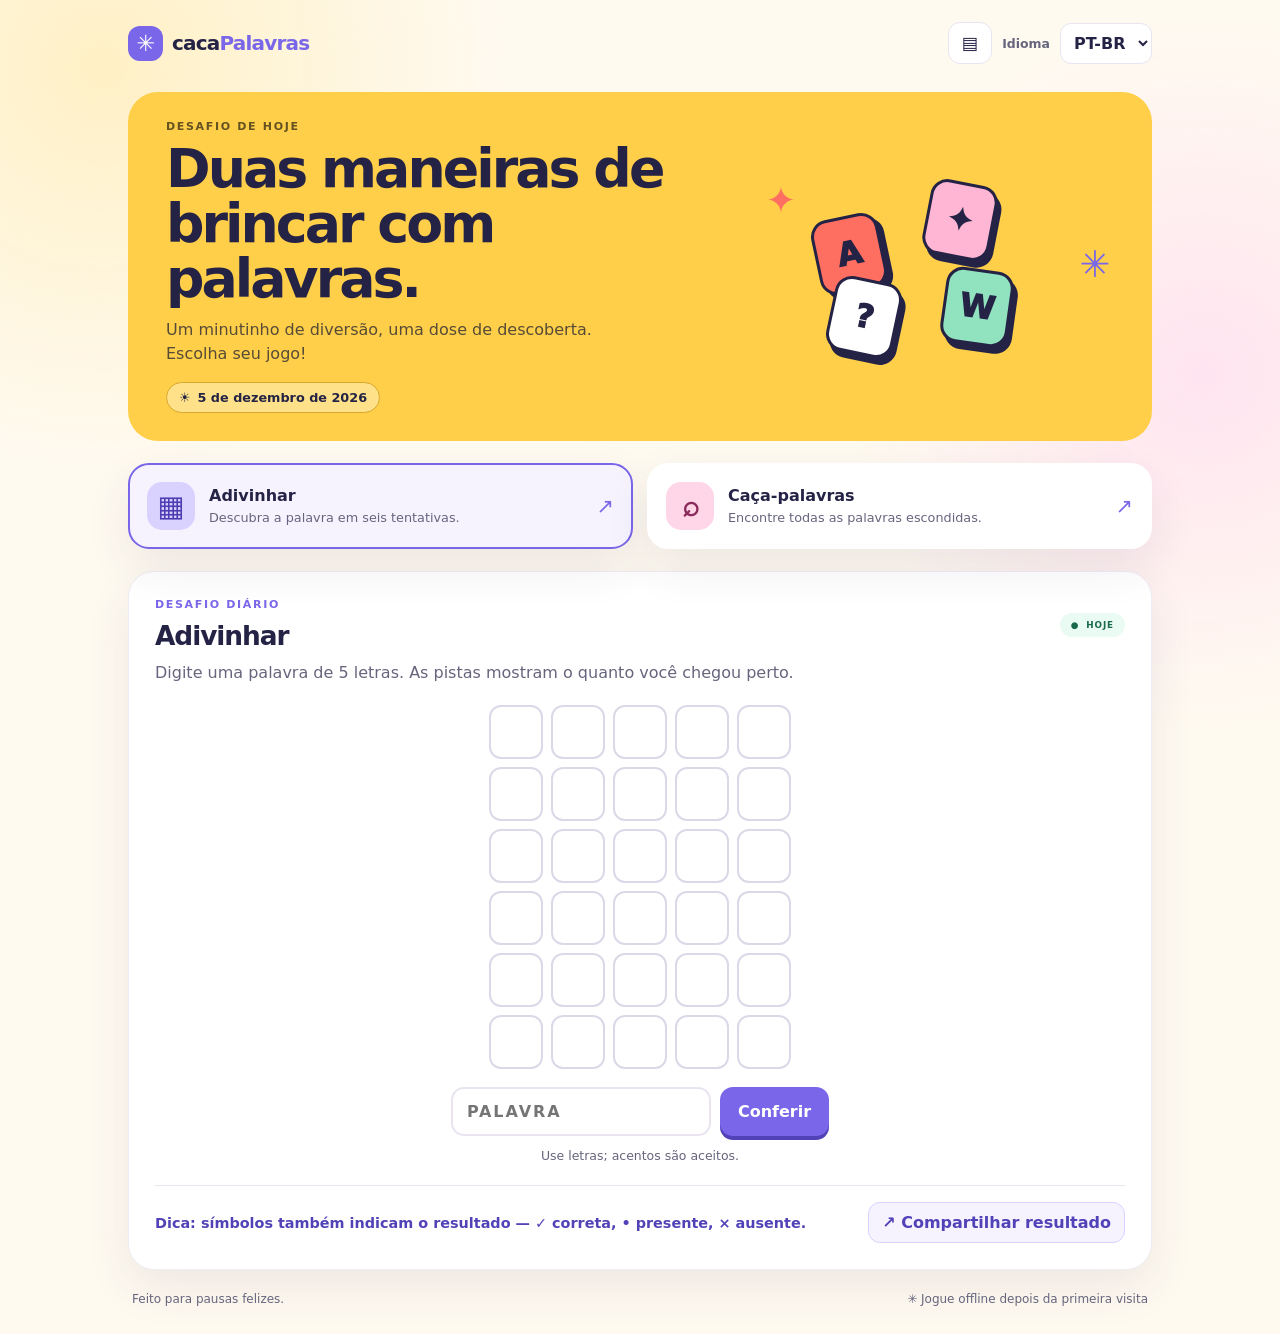
<file: cacaPalavras-mvp/cacaPalavras/index.html>
<!doctype html>
<html lang="pt-BR">
<head>
  <meta charset="utf-8">
  <meta name="viewport" content="width=device-width, initial-scale=1">
  <meta name="theme-color" content="#ffcf4a">
  <meta name="description" content="Dois desafios diários de palavras em um jogo colorido e acessível.">
  <title>cacaPalavras — seu desafio diário</title>
  <link rel="manifest" href="manifest.webmanifest">
  <link rel="stylesheet" href="styles.css">
</head>
<body>
  <div class="page-shell">
    <header class="topbar">
      <a class="brand" href="#" aria-label="cacaPalavras — início">
        <span class="brand-mark" aria-hidden="true">✳</span>
        <span>caca<span class="brand-accent">Palavras</span></span>
      </a>
      <div class="top-actions">
        <button id="stats-toggle" class="icon-button" type="button" aria-expanded="false" aria-controls="stats-panel"><span aria-hidden="true">▤</span><span class="sr-only" data-i18n="stats">Estatísticas</span></button>
        <label class="language-label" for="language-select" data-i18n="language">Idioma</label>
        <select id="language-select" aria-label="Idioma">
          <option value="pt">PT-BR</option><option value="en">EN</option>
        </select>
      </div>
    </header>

    <main>
      <section class="hero">
        <div class="hero-copy">
          <p class="eyebrow" data-i18n="daily">DESAFIO DE HOJE</p>
          <h1 data-i18n="headline">Duas maneiras de brincar com palavras.</h1>
          <p class="hero-subtitle" data-i18n="subtitle">Um minutinho de diversão, uma dose de descoberta. Escolha seu jogo!</p>
          <div class="date-chip"><span aria-hidden="true">☀</span> <span id="today-label"></span></div>
        </div>
        <div class="hero-art" aria-hidden="true">
          <span class="float-tile tile-one">A</span><span class="float-tile tile-two">✦</span>
          <span class="float-tile tile-three">W</span><span class="float-tile tile-four">?</span>
          <span class="art-spark spark-one">✳</span><span class="art-spark spark-two">✦</span>
        </div>
      </section>

      <section class="mode-picker" aria-label="Escolha um modo de jogo">
        <button class="mode-card active" id="mode-guess" data-mode="guess" type="button" aria-pressed="true">
          <span class="mode-icon guess-icon" aria-hidden="true">▦</span>
          <span class="mode-copy"><strong data-i18n="guessTitle">Adivinhar</strong><small data-i18n="guessDesc">Descubra a palavra em seis tentativas.</small></span>
          <span class="mode-arrow" aria-hidden="true">↗</span>
        </button>
        <button class="mode-card" id="mode-search" data-mode="search" type="button" aria-pressed="false">
          <span class="mode-icon search-icon" aria-hidden="true">⌕</span>
          <span class="mode-copy"><strong data-i18n="searchTitle">Caça-palavras</strong><small data-i18n="searchDesc">Encontre todas as palavras escondidas.</small></span>
          <span class="mode-arrow" aria-hidden="true">↗</span>
        </button>
      </section>

      <section class="game-panel" aria-labelledby="game-title">
        <div class="game-heading">
          <div><p class="eyebrow" data-i18n="dailyChallenge">DESAFIO DIÁRIO</p><h2 id="game-title" data-i18n="guessTitle">Adivinhar</h2></div>
          <span class="daily-pill"><span aria-hidden="true">●</span> <span data-i18n="today">HOJE</span></span>
        </div>
        <p id="game-instructions" class="game-instructions" data-i18n="guessInstructions">Digite uma palavra de 5 letras. As pistas mostram o quanto você chegou perto.</p>

        <div id="guess-view">
          <div id="guess-board" class="guess-board" role="group" aria-label="Tabuleiro de tentativas"></div>
          <form id="guess-form" class="guess-form" autocomplete="off">
            <label class="sr-only" for="guess-input" data-i18n="yourGuess">Sua tentativa</label>
            <input id="guess-input" maxlength="5" minlength="5" pattern="[A-Za-zÀ-ÿ]{5}" autocapitalize="characters" spellcheck="false" placeholder="PALAVRA" aria-describedby="guess-help">
            <button class="primary-button" type="submit" data-i18n="check">Conferir</button>
          </form>
          <p id="guess-help" class="helper-text" data-i18n="guessHelp">Use letras; acentos são aceitos.</p>
        </div>

        <div id="search-view" hidden>
          <div class="word-list-wrap"><p class="list-label" data-i18n="findThese">ENCONTRE ESTAS PALAVRAS</p><ul id="target-list" class="target-list"></ul></div>
          <div id="word-grid" class="word-grid" role="group" aria-label="Grade de caça-palavras"></div>
          <p class="helper-text" data-i18n="searchHelp">Toque na primeira e na última letra da palavra, em linha reta.</p>
        </div>
        <div class="game-footer">
          <p id="game-message" role="status" aria-live="polite" class="game-message"></p>
          <button id="share-button" type="button" class="share-button"><span aria-hidden="true">↗</span> <span data-i18n="share">Compartilhar resultado</span></button>
        </div>
      </section>

      <section id="stats-panel" class="stats-panel" hidden>
        <div class="section-heading"><div><p class="eyebrow" data-i18n="yourJourney">SUA JORNADA</p><h2 data-i18n="stats">Estatísticas</h2></div><button id="stats-close" class="close-button" type="button" data-i18n="close">Fechar</button></div>
        <div class="stats-grid">
          <div class="stat-card"><strong id="stat-played">0</strong><span data-i18n="played">Jogos</span></div>
          <div class="stat-card"><strong id="stat-won">0</strong><span data-i18n="won">Vitórias</span></div>
          <div class="stat-card"><strong id="stat-rate">0%</strong><span data-i18n="winRate">Taxa de vitória</span></div>
          <div class="stat-card"><strong id="stat-streak">0</strong><span data-i18n="streak">Sequência atual</span></div>
        </div>
      </section>
    </main>
    <footer class="footer"><span data-i18n="footer">Feito para pausas felizes.</span><span>✳ <span data-i18n="offlineReady">Jogue offline depois da primeira visita</span></span></footer>
  </div>
  <script src="app.js" defer></script>
</body>
</html>
</file>
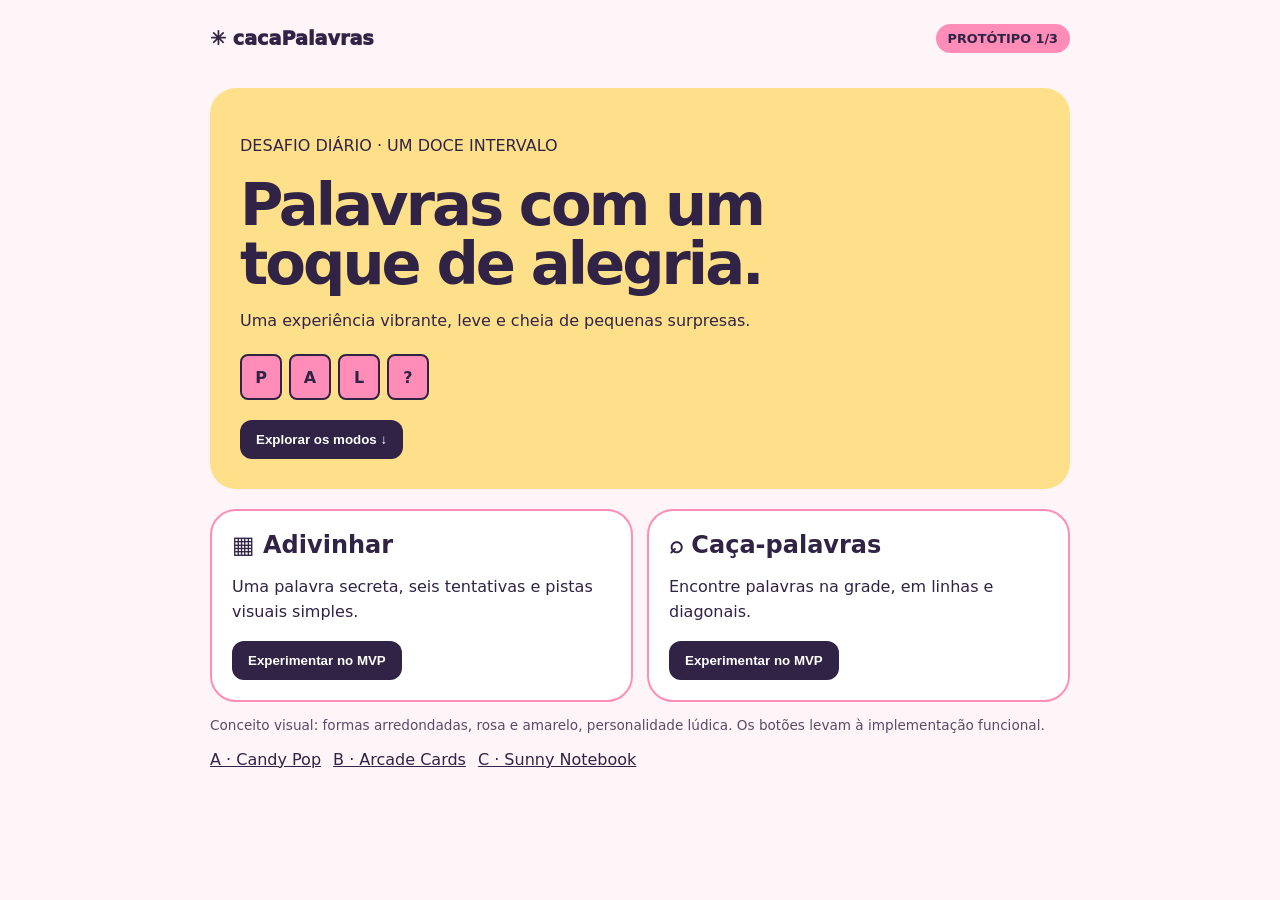
<file: cacaPalavras-mvp/cacaPalavras/prototypes/prototype-a.html>
<!doctype html>
<html lang="pt-BR"><head><meta charset="utf-8"><meta name="viewport" content="width=device-width,initial-scale=1"><title>Candy Pop — cacaPalavras</title><style>
*{box-sizing:border-box}body{margin:0;font-family:system-ui,sans-serif;background:#fff4f8;color:#302345;min-height:100vh;padding:24px}main{max-width:860px;margin:auto}header{display:flex;justify-content:space-between;align-items:center;gap:12px}a{color:inherit}.brand{font-weight:950;font-size:1.2rem;text-decoration:none}.badge{border-radius:30px;padding:7px 12px;background:#ff8db8;font-weight:800;font-size:.8rem}.hero{margin:35px 0 20px;padding:30px;border-radius:26px;background:#ffe08a;position:relative;overflow:hidden}h1{font-size:clamp(2rem,6vw,3.7rem);line-height:1;letter-spacing:-.05em;margin:8px 0 12px;max-width:600px}p{line-height:1.55}.modes{display:grid;grid-template-columns:1fr 1fr;gap:14px}.card{padding:20px;border-radius:26px;background:#ffffff;border:2px solid #ff8db8;min-height:145px}.card h2{margin:0 0 8px}.tiles{display:flex;gap:7px;margin:20px 0}.tile{width:42px;height:46px;display:grid;place-items:center;border-radius:8px;background:#ff8db8;font-weight:900;border:2px solid #302345}button{border:0;border-radius:12px;padding:12px 16px;background:#302345;color:white;font-weight:900;cursor:pointer}.nav{display:flex;gap:12px;flex-wrap:wrap}.note{font-size:.85rem;opacity:.8}@media(max-width:600px){body{padding:14px}.modes{grid-template-columns:1fr}.hero{padding:22px}}
</style></head><body><main><header><a class="brand" href="../index.html">✳ cacaPalavras</a><span class="badge">PROTÓTIPO 1/3</span></header><section class="hero"><p>DESAFIO DIÁRIO · UM DOCE INTERVALO</p><h1>Palavras com um toque de alegria.</h1><p>Uma experiência vibrante, leve e cheia de pequenas surpresas.</p><div class="tiles" aria-label="Exemplo de letras"><span class="tile">P</span><span class="tile">A</span><span class="tile">L</span><span class="tile">?</span></div><button onclick="document.querySelector('#choices').scrollIntoView({behavior:'smooth'})">Explorar os modos ↓</button></section><section id="choices" class="modes"><article class="card"><h2>▦ Adivinhar</h2><p>Uma palavra secreta, seis tentativas e pistas visuais simples.</p><button onclick="location.href='../index.html'">Experimentar no MVP</button></article><article class="card"><h2>⌕ Caça-palavras</h2><p>Encontre palavras na grade, em linhas e diagonais.</p><button onclick="location.href='../index.html'">Experimentar no MVP</button></article></section><p class="note">Conceito visual: formas arredondadas, rosa e amarelo, personalidade lúdica. Os botões levam à implementação funcional.</p><nav class="nav"><a href="prototype-a.html">A · Candy Pop</a><a href="prototype-b.html">B · Arcade Cards</a><a href="prototype-c.html">C · Sunny Notebook</a></nav></main></body></html>
</file>
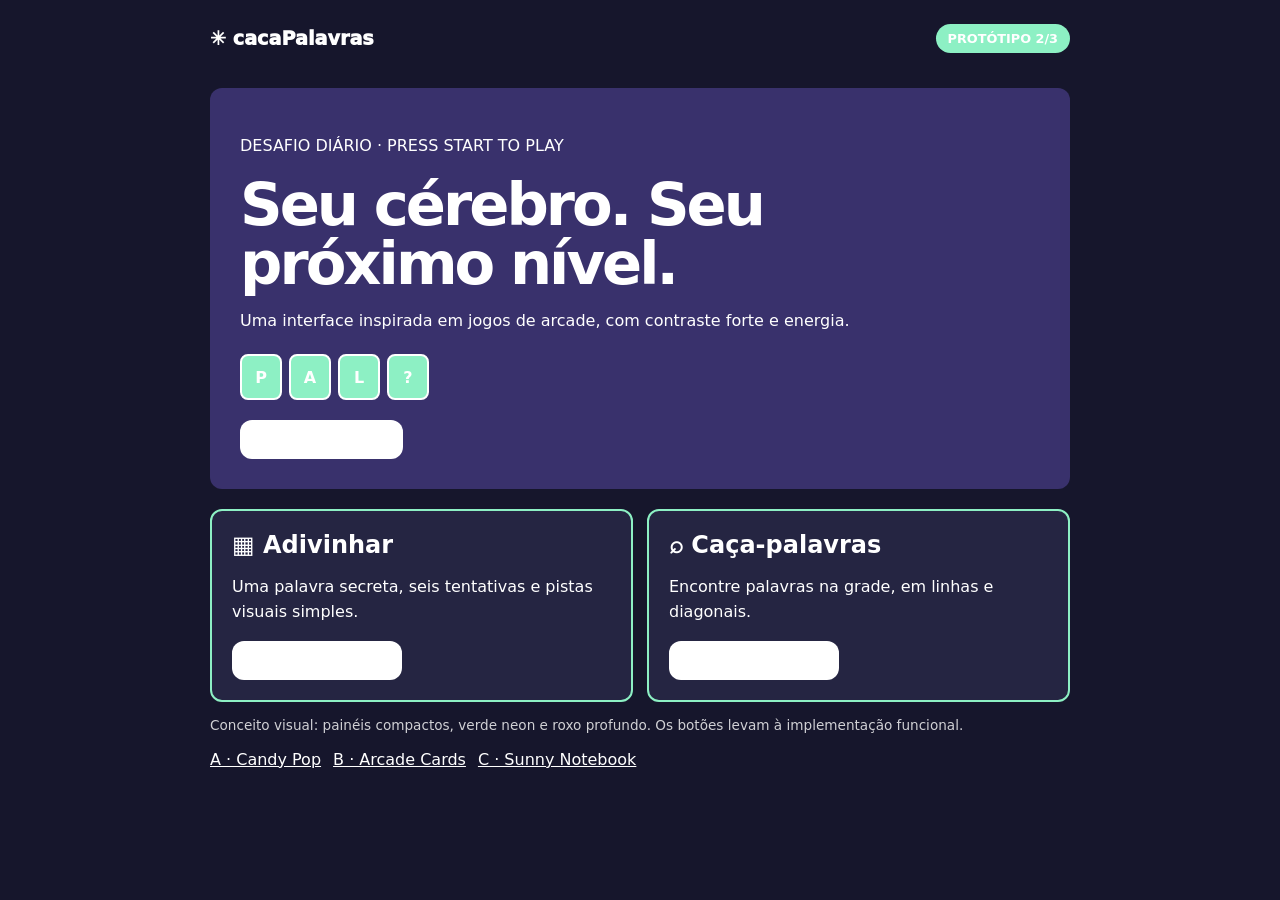
<file: cacaPalavras-mvp/cacaPalavras/prototypes/prototype-b.html>
<!doctype html>
<html lang="pt-BR"><head><meta charset="utf-8"><meta name="viewport" content="width=device-width,initial-scale=1"><title>Arcade Cards — cacaPalavras</title><style>
*{box-sizing:border-box}body{margin:0;font-family:system-ui,sans-serif;background:#16162c;color:#ffffff;min-height:100vh;padding:24px}main{max-width:860px;margin:auto}header{display:flex;justify-content:space-between;align-items:center;gap:12px}a{color:inherit}.brand{font-weight:950;font-size:1.2rem;text-decoration:none}.badge{border-radius:30px;padding:7px 12px;background:#8df0c4;font-weight:800;font-size:.8rem}.hero{margin:35px 0 20px;padding:30px;border-radius:12px;background:#39316c;position:relative;overflow:hidden}h1{font-size:clamp(2rem,6vw,3.7rem);line-height:1;letter-spacing:-.05em;margin:8px 0 12px;max-width:600px}p{line-height:1.55}.modes{display:grid;grid-template-columns:1fr 1fr;gap:14px}.card{padding:20px;border-radius:12px;background:#252542;border:2px solid #8df0c4;min-height:145px}.card h2{margin:0 0 8px}.tiles{display:flex;gap:7px;margin:20px 0}.tile{width:42px;height:46px;display:grid;place-items:center;border-radius:8px;background:#8df0c4;font-weight:900;border:2px solid #ffffff}button{border:0;border-radius:12px;padding:12px 16px;background:#ffffff;color:white;font-weight:900;cursor:pointer}.nav{display:flex;gap:12px;flex-wrap:wrap}.note{font-size:.85rem;opacity:.8}@media(max-width:600px){body{padding:14px}.modes{grid-template-columns:1fr}.hero{padding:22px}}
</style></head><body><main><header><a class="brand" href="../index.html">✳ cacaPalavras</a><span class="badge">PROTÓTIPO 2/3</span></header><section class="hero"><p>DESAFIO DIÁRIO · PRESS START TO PLAY</p><h1>Seu cérebro. Seu próximo nível.</h1><p>Uma interface inspirada em jogos de arcade, com contraste forte e energia.</p><div class="tiles" aria-label="Exemplo de letras"><span class="tile">P</span><span class="tile">A</span><span class="tile">L</span><span class="tile">?</span></div><button onclick="document.querySelector('#choices').scrollIntoView({behavior:'smooth'})">Explorar os modos ↓</button></section><section id="choices" class="modes"><article class="card"><h2>▦ Adivinhar</h2><p>Uma palavra secreta, seis tentativas e pistas visuais simples.</p><button onclick="location.href='../index.html'">Experimentar no MVP</button></article><article class="card"><h2>⌕ Caça-palavras</h2><p>Encontre palavras na grade, em linhas e diagonais.</p><button onclick="location.href='../index.html'">Experimentar no MVP</button></article></section><p class="note">Conceito visual: painéis compactos, verde neon e roxo profundo. Os botões levam à implementação funcional.</p><nav class="nav"><a href="prototype-a.html">A · Candy Pop</a><a href="prototype-b.html">B · Arcade Cards</a><a href="prototype-c.html">C · Sunny Notebook</a></nav></main></body></html>
</file>
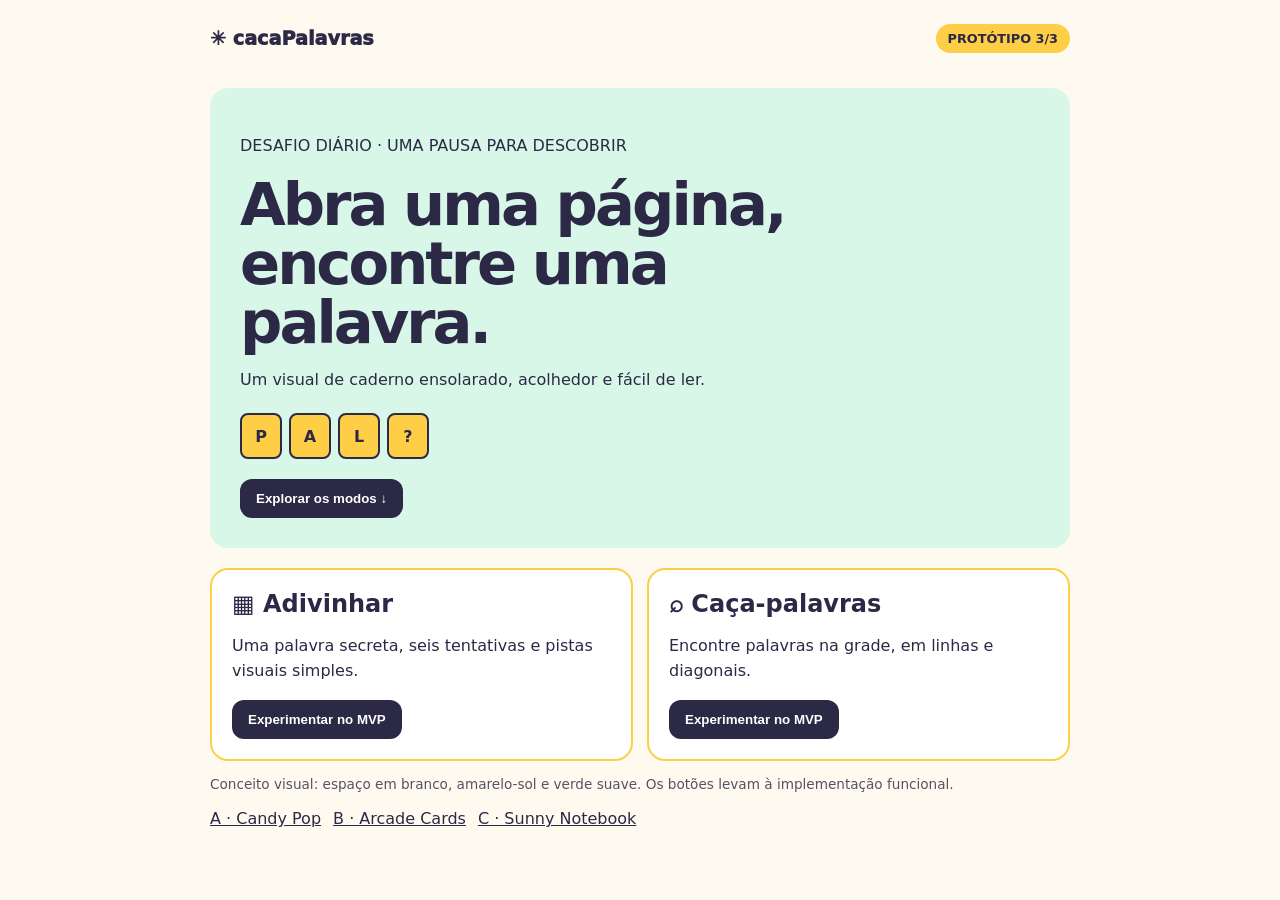
<file: cacaPalavras-mvp/cacaPalavras/prototypes/prototype-c.html>
<!doctype html>
<html lang="pt-BR"><head><meta charset="utf-8"><meta name="viewport" content="width=device-width,initial-scale=1"><title>Sunny Notebook — cacaPalavras</title><style>
*{box-sizing:border-box}body{margin:0;font-family:system-ui,sans-serif;background:#fffaf0;color:#2b2946;min-height:100vh;padding:24px}main{max-width:860px;margin:auto}header{display:flex;justify-content:space-between;align-items:center;gap:12px}a{color:inherit}.brand{font-weight:950;font-size:1.2rem;text-decoration:none}.badge{border-radius:30px;padding:7px 12px;background:#ffce47;font-weight:800;font-size:.8rem}.hero{margin:35px 0 20px;padding:30px;border-radius:18px;background:#d9f7e8;position:relative;overflow:hidden}h1{font-size:clamp(2rem,6vw,3.7rem);line-height:1;letter-spacing:-.05em;margin:8px 0 12px;max-width:600px}p{line-height:1.55}.modes{display:grid;grid-template-columns:1fr 1fr;gap:14px}.card{padding:20px;border-radius:18px;background:#ffffff;border:2px solid #ffce47;min-height:145px}.card h2{margin:0 0 8px}.tiles{display:flex;gap:7px;margin:20px 0}.tile{width:42px;height:46px;display:grid;place-items:center;border-radius:8px;background:#ffce47;font-weight:900;border:2px solid #2b2946}button{border:0;border-radius:12px;padding:12px 16px;background:#2b2946;color:white;font-weight:900;cursor:pointer}.nav{display:flex;gap:12px;flex-wrap:wrap}.note{font-size:.85rem;opacity:.8}@media(max-width:600px){body{padding:14px}.modes{grid-template-columns:1fr}.hero{padding:22px}}
</style></head><body><main><header><a class="brand" href="../index.html">✳ cacaPalavras</a><span class="badge">PROTÓTIPO 3/3</span></header><section class="hero"><p>DESAFIO DIÁRIO · UMA PAUSA PARA DESCOBRIR</p><h1>Abra uma página, encontre uma palavra.</h1><p>Um visual de caderno ensolarado, acolhedor e fácil de ler.</p><div class="tiles" aria-label="Exemplo de letras"><span class="tile">P</span><span class="tile">A</span><span class="tile">L</span><span class="tile">?</span></div><button onclick="document.querySelector('#choices').scrollIntoView({behavior:'smooth'})">Explorar os modos ↓</button></section><section id="choices" class="modes"><article class="card"><h2>▦ Adivinhar</h2><p>Uma palavra secreta, seis tentativas e pistas visuais simples.</p><button onclick="location.href='../index.html'">Experimentar no MVP</button></article><article class="card"><h2>⌕ Caça-palavras</h2><p>Encontre palavras na grade, em linhas e diagonais.</p><button onclick="location.href='../index.html'">Experimentar no MVP</button></article></section><p class="note">Conceito visual: espaço em branco, amarelo-sol e verde suave. Os botões levam à implementação funcional.</p><nav class="nav"><a href="prototype-a.html">A · Candy Pop</a><a href="prototype-b.html">B · Arcade Cards</a><a href="prototype-c.html">C · Sunny Notebook</a></nav></main></body></html>
</file>
<file: cacaPalavras-mvp/cacaPalavras/styles.css>
@import url('data:text/css,');
:root{--ink:#252345;--muted:#66657d;--cream:#fffaf0;--paper:#fff;--yellow:#ffcf4a;--coral:#ff6f61;--pink:#ffb6d5;--mint:#91e3c0;--purple:#7966e8;--line:#e9e4f0;--shadow:0 18px 45px rgba(55,43,100,.09);font-family:ui-rounded,"Trebuchet MS",system-ui,-apple-system,sans-serif;color:var(--ink);background:var(--cream)}
*{box-sizing:border-box}body{margin:0;min-height:100vh;background:radial-gradient(circle at 8% 5%,#fff0c5 0,transparent 25rem),radial-gradient(circle at 94% 28%,#ffe4f0 0,transparent 22rem),var(--cream)}button,input,select{font:inherit}button{cursor:pointer}.page-shell{max-width:1080px;margin:0 auto;padding:22px 28px 28px}.topbar{display:flex;align-items:center;justify-content:space-between;gap:16px}.brand{display:flex;align-items:center;gap:9px;color:var(--ink);font-size:1.25rem;font-weight:900;letter-spacing:-.04em;text-decoration:none}.brand-mark{display:grid;place-items:center;width:35px;height:35px;border-radius:12px;background:var(--purple);color:white;font-size:1.4rem}.brand-accent{color:var(--purple)}.top-actions{display:flex;align-items:center;gap:10px}.icon-button,.close-button{border:1px solid var(--line);background:white;color:var(--ink);border-radius:12px;padding:10px 13px;font-weight:800}.icon-button{font-size:1.1rem}.language-label{font-size:.78rem;color:var(--muted);font-weight:700}.top-actions select{border:1px solid var(--line);border-radius:11px;background:#fff;padding:9px;color:var(--ink);font-weight:800}.hero{display:grid;grid-template-columns:1.25fr .75fr;align-items:center;min-height:235px;margin:28px 0 22px;padding:28px 38px;border-radius:30px;background:var(--yellow);overflow:hidden;position:relative}.eyebrow{font-size:.69rem;font-weight:900;letter-spacing:.15em;color:#655221;margin:0 0 9px}.hero h1{font-size:clamp(2rem,4.2vw,3.4rem);line-height:1.02;letter-spacing:-.055em;max-width:580px;margin:0 0 12px}.hero-subtitle{max-width:480px;color:#574b36;line-height:1.5;margin:0 0 16px}.date-chip{display:inline-flex;align-items:center;gap:7px;border:1px solid #d6a82c;background:#ffe18a;border-radius:30px;padding:7px 12px;font-size:.8rem;font-weight:800}.hero-art{height:180px;position:relative}.float-tile{position:absolute;display:grid;place-items:center;width:68px;height:76px;border:3px solid var(--ink);border-radius:17px;box-shadow:5px 6px 0 var(--ink);font-size:2rem;font-weight:1000;transform:rotate(-12deg)}.tile-one{left:16%;top:22%;background:var(--coral)}.tile-two{left:47%;top:3%;background:var(--pink);transform:rotate(11deg)}.tile-three{left:52%;top:51%;background:var(--mint);transform:rotate(8deg)}.tile-four{left:20%;top:57%;background:#fff;transform:rotate(12deg)}.art-spark{position:absolute;font-size:2.3rem;color:var(--purple)}.spark-one{right:1%;top:37%}.spark-two{left:2%;top:1%;color:var(--coral)}.mode-picker{display:grid;grid-template-columns:1fr 1fr;gap:14px;margin-bottom:22px}.mode-card{display:flex;align-items:center;gap:14px;text-align:left;padding:17px;border:2px solid transparent;border-radius:21px;background:#fff;box-shadow:var(--shadow);color:var(--ink);transition:transform .15s,border-color .15s}.mode-card:hover{transform:translateY(-2px)}.mode-card.active{border-color:var(--purple);background:#f6f3ff}.mode-icon{display:grid;place-items:center;flex:0 0 48px;height:48px;border-radius:15px;font-size:1.8rem;font-weight:900}.guess-icon{background:#d9d2ff;color:#4c3db2}.search-icon{background:#ffd6e8;color:#8b2b5b}.mode-copy{display:grid;gap:4px;flex:1}.mode-copy strong{font-size:1rem}.mode-copy small{color:var(--muted);font-size:.8rem;line-height:1.35}.mode-arrow{font-size:1.3rem;color:var(--purple)}.game-panel,.stats-panel{padding:26px;border-radius:26px;background:#fff;box-shadow:var(--shadow);border:1px solid #f0ebf4}.game-heading,.section-heading{display:flex;align-items:center;justify-content:space-between;gap:14px}.game-heading h2,.section-heading h2{margin:0;font-size:1.65rem;letter-spacing:-.04em}.game-heading .eyebrow,.section-heading .eyebrow{color:var(--purple)}.daily-pill{display:inline-flex;align-items:center;gap:7px;background:#e9fbf2;color:#17684c;padding:7px 11px;border-radius:30px;font-size:.7rem;font-weight:900;letter-spacing:.08em}.daily-pill span{font-size:.55rem}.game-instructions{color:var(--muted);margin:10px 0 20px;line-height:1.5}.guess-board{display:grid;grid-template-columns:repeat(5, minmax(42px,54px));gap:8px;justify-content:center;margin:20px auto 18px}.guess-tile{aspect-ratio:1;display:grid;place-items:center;border:2px solid #ddd8e8;border-radius:12px;background:#fff;font-weight:900;font-size:1.4rem;text-transform:uppercase}.guess-tile.filled{border-color:#aaa0c9}.guess-tile.correct{background:#62c99b;border-color:#62c99b;color:#163c2b}.guess-tile.present{background:#ffcf4a;border-color:#ffcf4a;color:#463716}.guess-tile.absent{background:#aaa8b7;border-color:#aaa8b7;color:#fff}.tile-symbol{font-size:.55rem;line-height:1;margin-top:-3px}.guess-form{display:flex;gap:9px;justify-content:center}.guess-form input{width:min(260px,60%);border:2px solid var(--line);border-radius:13px;padding:13px 14px;font-weight:900;letter-spacing:.12em;text-transform:uppercase;outline-offset:3px}.primary-button{border:0;border-radius:13px;background:var(--purple);color:white;padding:12px 18px;font-weight:900;box-shadow:0 4px 0 #5142b7}.primary-button:hover{background:#6754d4}.helper-text{font-size:.78rem;color:var(--muted);text-align:center;margin:12px 0 0}.game-footer{display:flex;justify-content:space-between;align-items:center;gap:12px;border-top:1px solid var(--line);margin-top:22px;padding-top:16px;min-height:54px}.game-message{font-size:.9rem;font-weight:800;margin:0;color:#5142b7}.share-button{border:1px solid #d9d2ff;background:#f6f3ff;color:#5142b7;padding:10px 13px;border-radius:12px;font-weight:900;white-space:nowrap}.word-list-wrap{margin:0 auto 15px;max-width:560px}.list-label{font-size:.67rem;font-weight:900;letter-spacing:.12em;color:var(--muted)}.target-list{display:flex;gap:8px;flex-wrap:wrap;padding:0;margin:8px 0 0;list-style:none}.target-list li{padding:7px 10px;border:1px solid #e4deed;border-radius:10px;background:#faf8ff;font-size:.8rem;font-weight:900}.target-list li.found{background:#dff8ec;border-color:#8ad9b3;text-decoration:line-through;color:#21684b}.word-grid{display:grid;grid-template-columns:repeat(10,minmax(22px,36px));gap:4px;justify-content:center;margin:14px auto}.grid-cell{aspect-ratio:1;border:1px solid #e8e2f0;border-radius:7px;background:#fffaf0;font-size:clamp(.7rem,2vw,1rem);font-weight:900;color:var(--ink);padding:0;min-width:0}.grid-cell:focus-visible{outline:3px solid var(--purple);outline-offset:1px}.grid-cell.selected{background:#dcd5ff;border-color:var(--purple)}.grid-cell.found{background:#91e3c0;border-color:#55bb8e;color:#164f39}.stats-panel{margin-top:18px}.stats-grid{display:grid;grid-template-columns:repeat(4,1fr);gap:10px;margin-top:18px}.stat-card{display:grid;gap:7px;padding:18px 12px;border-radius:16px;background:#f8f6ff;text-align:center}.stat-card strong{font-size:1.8rem;letter-spacing:-.05em}.stat-card span{font-size:.75rem;color:var(--muted)}.footer{display:flex;justify-content:space-between;gap:12px;color:var(--muted);font-size:.75rem;padding:22px 4px 0}.sr-only{position:absolute;width:1px;height:1px;padding:0;margin:-1px;overflow:hidden;clip:rect(0,0,0,0);white-space:nowrap;border:0}button:focus-visible,input:focus-visible,select:focus-visible,a:focus-visible{outline:3px solid #5142b7;outline-offset:3px}[hidden]{display:none!important}
@media(max-width:700px){.page-shell{padding:15px 14px 22px}.hero{grid-template-columns:1fr;min-height:0;padding:24px 23px;margin-top:20px}.hero-art{position:absolute;right:-8px;bottom:-18px;width:180px;opacity:.35;pointer-events:none}.hero-copy{position:relative;z-index:1}.hero h1{font-size:2.3rem;max-width:450px}.hero-subtitle{max-width:360px}.mode-picker{gap:9px}.mode-card{padding:12px;gap:9px}.mode-icon{flex-basis:38px;height:38px;font-size:1.4rem}.mode-copy small{font-size:.72rem}.game-panel,.stats-panel{padding:19px 13px;border-radius:21px}.game-heading h2,.section-heading h2{font-size:1.4rem}.game-footer{align-items:flex-start;flex-direction:column}.share-button{width:100%}.stats-grid{grid-template-columns:repeat(2,1fr)}.footer{flex-direction:column}.word-grid{gap:3px}.grid-cell{border-radius:5px}.guess-board{gap:5px}.guess-tile{border-radius:9px}.topbar{align-items:flex-start}.brand{font-size:1.05rem}.top-actions{gap:6px}.language-label{display:none}}
@media(max-width:390px){.mode-card{align-items:flex-start;flex-wrap:wrap}.mode-copy{min-width:0}.mode-arrow{display:none}.guess-form{flex-direction:column;align-items:stretch}.guess-form input{width:100%}.primary-button{width:100%}.word-grid{gap:2px}.grid-cell{font-size:.75rem}}
@media(prefers-reduced-motion:reduce){*,*::before,*::after{scroll-behavior:auto!important;transition:none!important;animation:none!important}}
</file>
